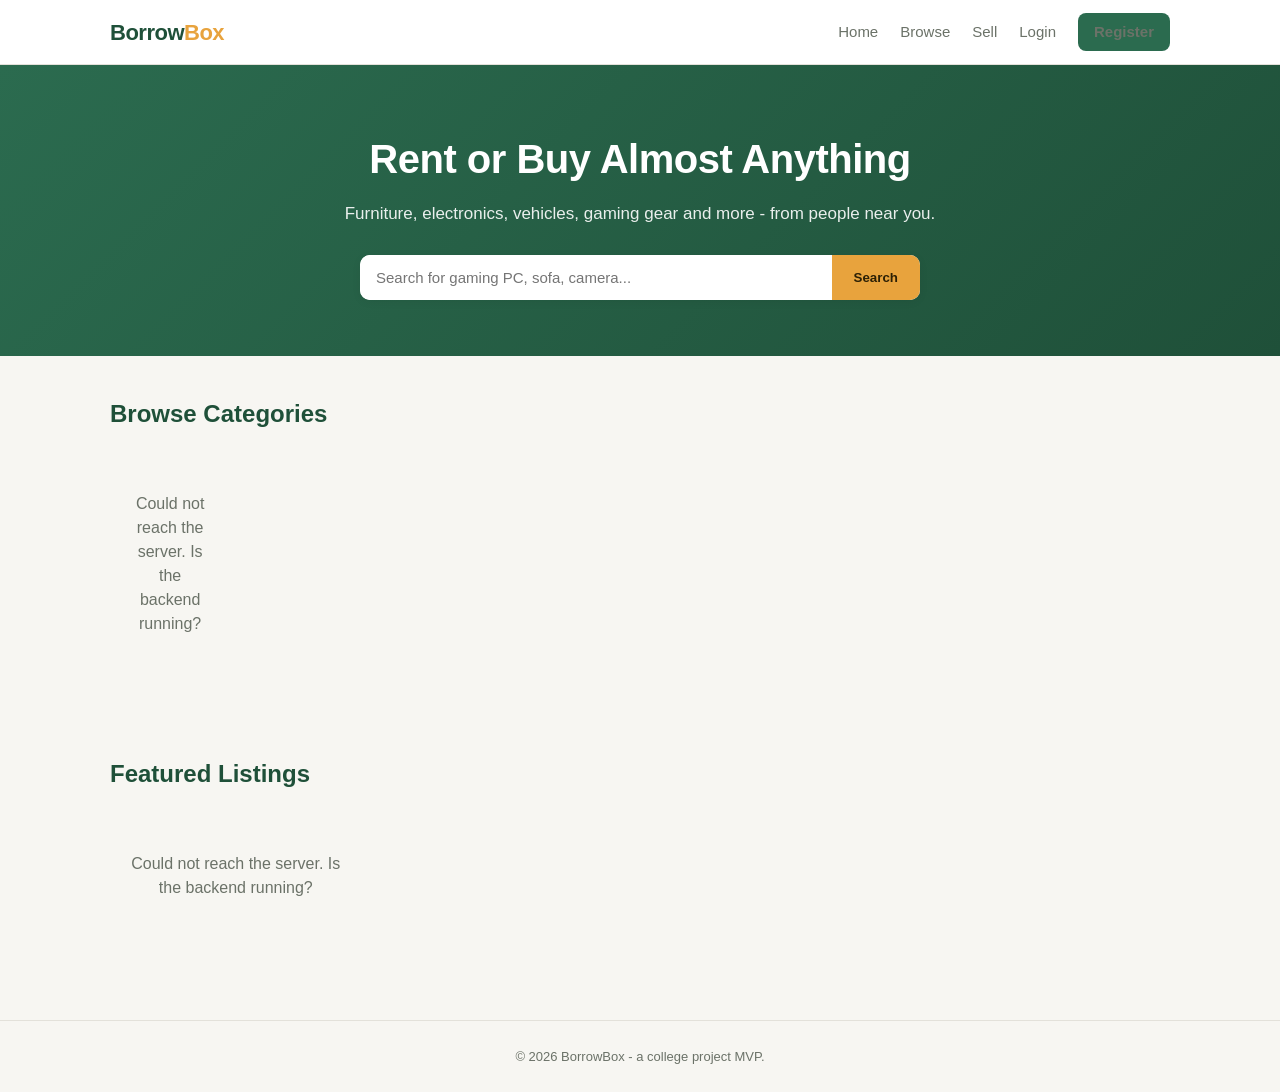
<file: index.html>
<!DOCTYPE html>
<html lang="en">

<head>
  <meta charset="UTF-8">
  <meta name="viewport" content="width=device-width, initial-scale=1.0">
  <title>BorrowBox - Rent or Buy Almost Anything</title>
  <link rel="stylesheet" href="style.css">
</head>

<body data-page="home">

  <nav class="navbar" id="navbar-mount"></nav>

  <header class="hero">
    <div class="container">
      <h1>Rent or Buy Almost Anything</h1>
      <p>Furniture, electronics, vehicles, gaming gear and more - from people near you.</p>
      <form class="search-bar" id="hero-search-form">
        <input type="text" id="hero-search-input" placeholder="Search for gaming PC, sofa, camera...">
        <button type="submit">Search</button>
      </form>
    </div>
  </header>

  <main class="container">
    <section>
      <h2 class="section-title">Browse Categories</h2>
      <div class="category-grid" id="category-grid">
        <div class="empty-state">Loading categories...</div>
      </div>
    </section>

    <section>
      <h2 class="section-title">Featured Listings</h2>
      <div class="product-grid" id="featured-grid">
        <div class="empty-state">Loading listings...</div>
      </div>
    </section>
  </main>

  <footer>
    &copy; 2026 BorrowBox - a college project MVP.
  </footer>

  <script src="app.js"></script>
</body>

</html>
</file>
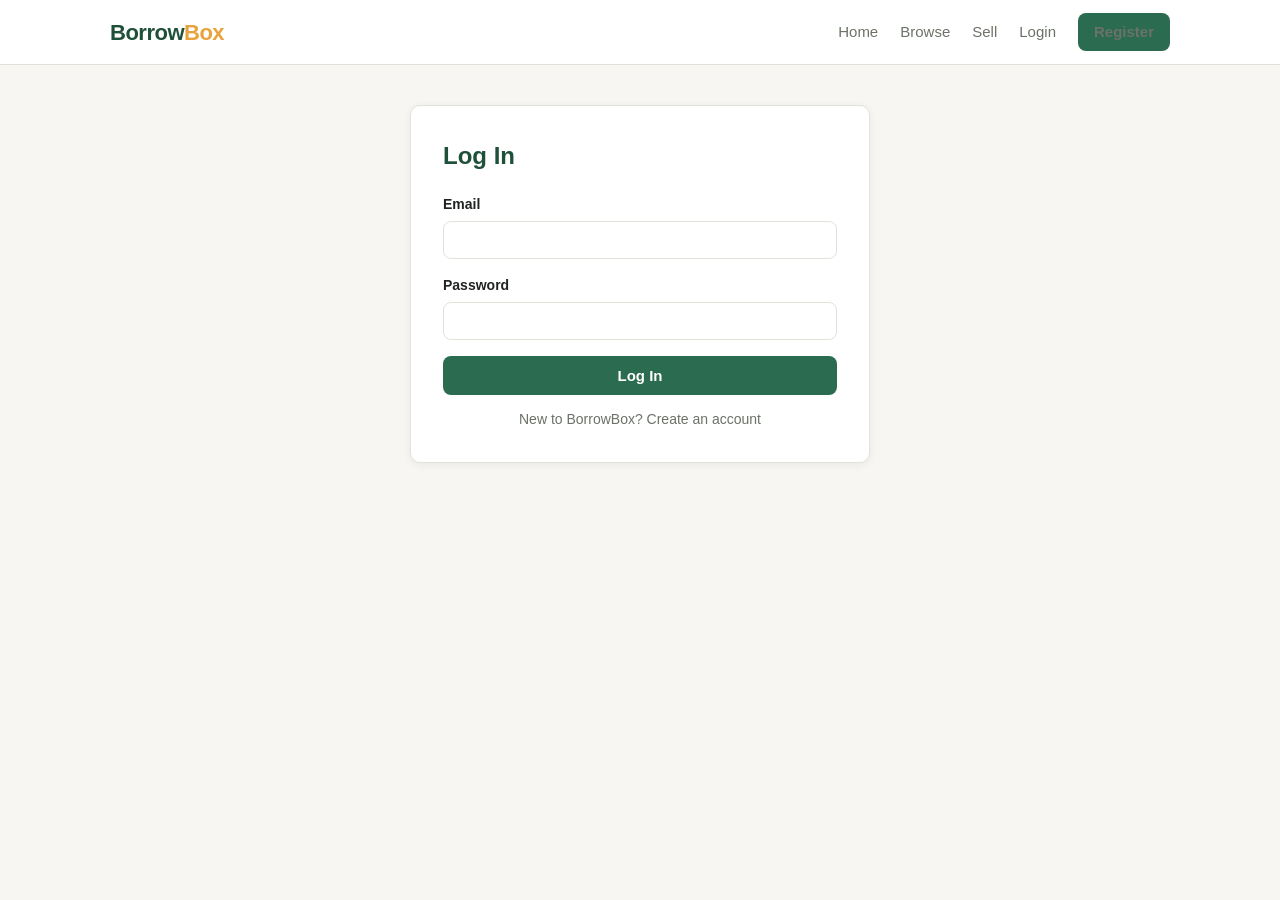
<file: customer.html>
<!DOCTYPE html>
<html lang="en">

<head>
  <meta charset="UTF-8">
  <meta name="viewport" content="width=device-width, initial-scale=1.0">
  <title>My Account - BorrowBox</title>
  <link rel="stylesheet" href="style.css">
</head>

<body data-page="customer">

  <nav class="navbar" id="navbar-mount"></nav>

  <main class="container">
    <h2 class="section-title" id="customer-welcome">Welcome back!</h2>

    <div class="list-card mb-16">
      <div class="info">
        <h4>Profile</h4>
        <div class="meta">Email: <span id="customer-email"></span></div>
        <div class="meta">Phone: <span id="customer-phone"></span></div>
      </div>
    </div>

    <h3 class="section-title">My Purchases &amp; Rentals</h3>
    <div id="customer-transactions">
      <div class="empty-state">Loading...</div>
    </div>
  </main>

  <footer>
    &copy; 2026 BorrowBox - a college project MVP.
  </footer>

  <script src="app.js"></script>
</body>

</html>
</file>
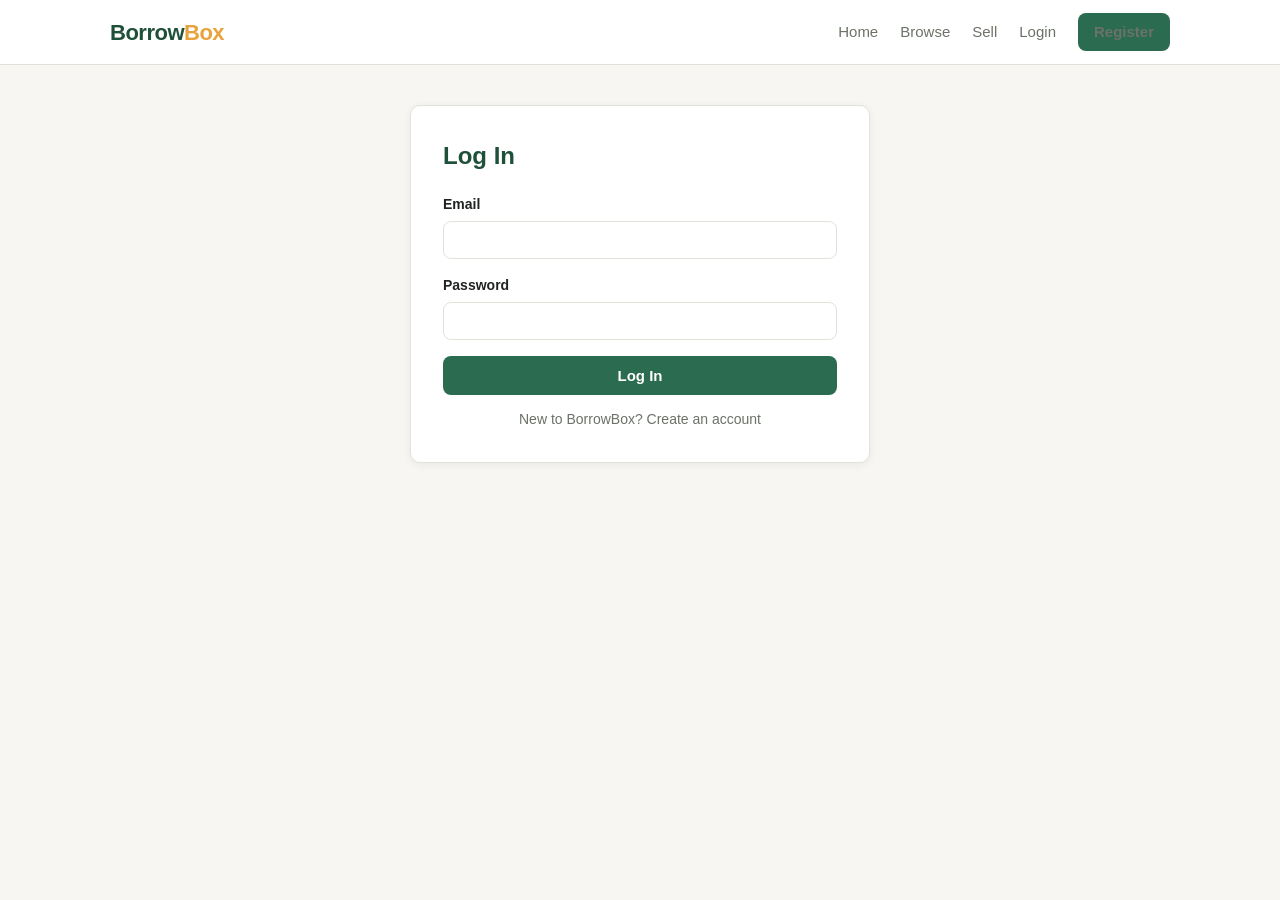
<file: login.html>
<!DOCTYPE html>
<html lang="en">

<head>
  <meta charset="UTF-8">
  <meta name="viewport" content="width=device-width, initial-scale=1.0">
  <title>Login - BorrowBox</title>
  <link rel="stylesheet" href="style.css">
</head>

<body data-page="login">

  <nav class="navbar" id="navbar-mount"></nav>

  <main class="container">
    <div class="form-card">
      <h2>Log In</h2>
      <div class="error-msg" id="login-error"></div>

      <form id="login-form">
        <div class="form-group">
          <label for="login-email">Email</label>
          <input type="email" id="login-email" required>
        </div>
        <div class="form-group">
          <label for="login-password">Password</label>
          <input type="password" id="login-password" required minlength="6">
        </div>
        <button type="submit" class="btn btn-primary btn-full">Log In</button>
      </form>

      <div class="form-footer">
        New to BorrowBox? <a href="register.html">Create an account</a>
      </div>
    </div>
  </main>

  <script src="app.js"></script>
</body>

</html>
</file>
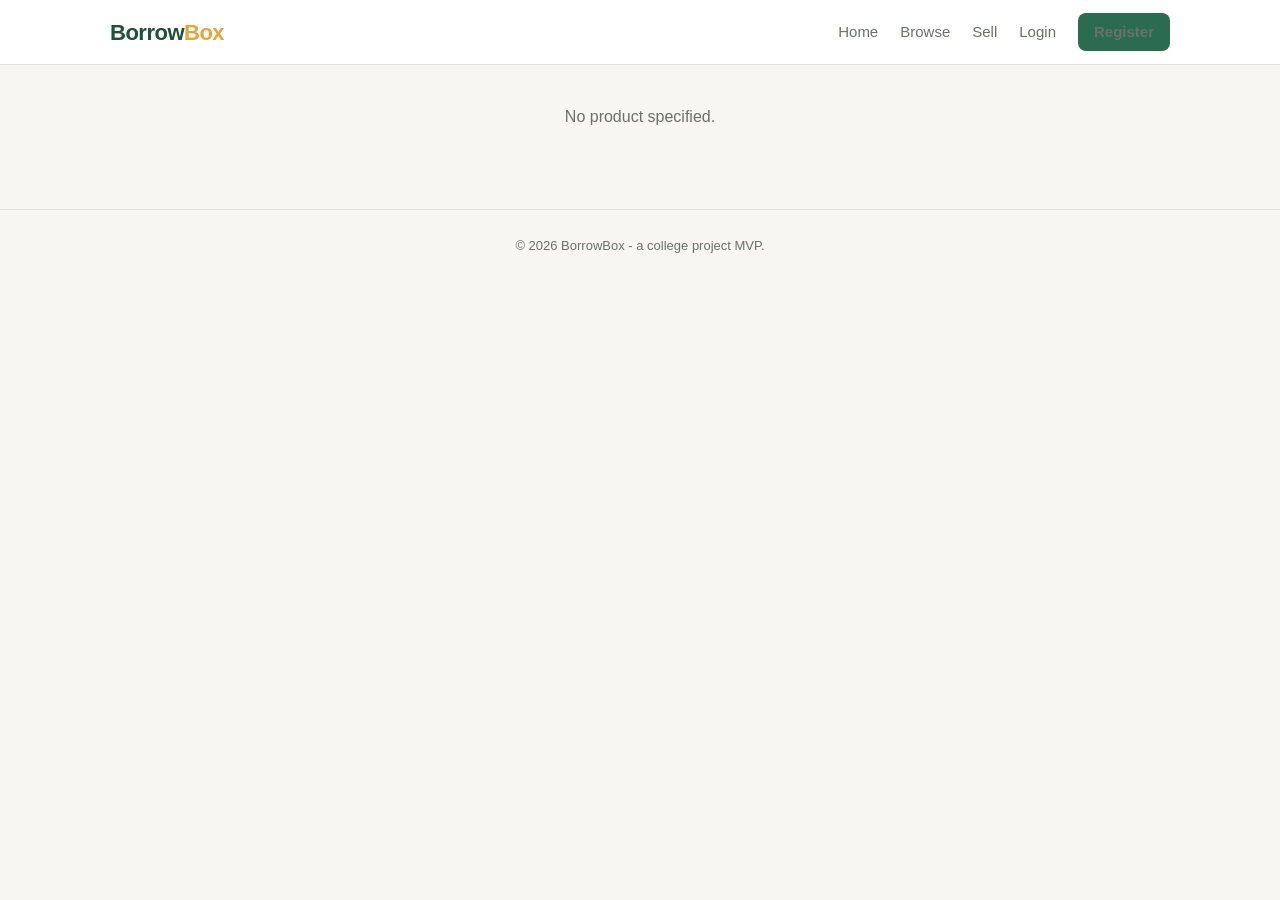
<file: product.html>
<!DOCTYPE html>
<html lang="en">

<head>
  <meta charset="UTF-8">
  <meta name="viewport" content="width=device-width, initial-scale=1.0">
  <title>Product - BorrowBox</title>
  <link rel="stylesheet" href="style.css">
</head>

<body data-page="product">

  <nav class="navbar" id="navbar-mount"></nav>

  <main class="container">
    <div id="product-detail-container">
      <div class="empty-state">Loading product...</div>
    </div>
  </main>

  <footer>
    &copy; 2026 BorrowBox - a college project MVP.
  </footer>

  <script src="app.js"></script>
</body>

</html>
</file>
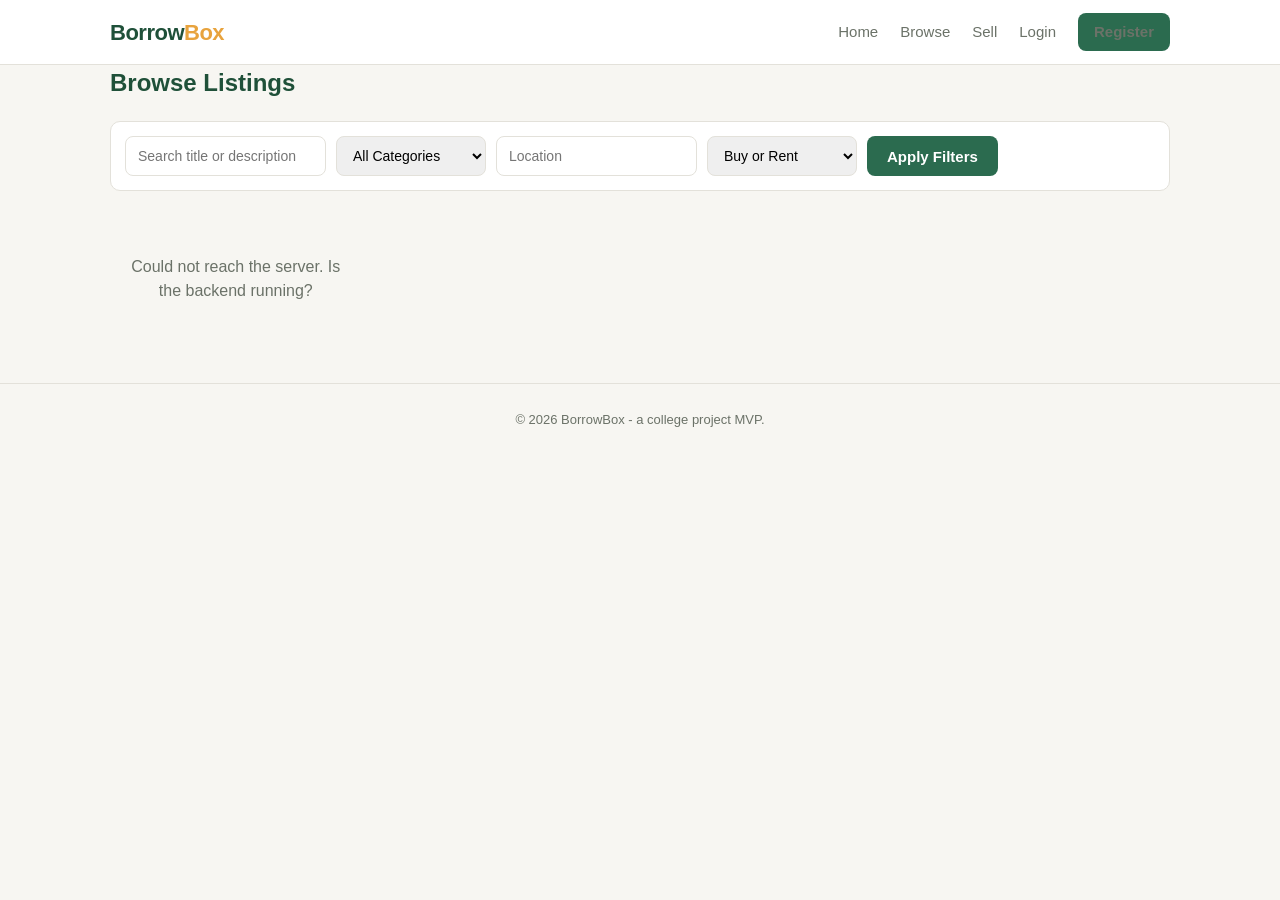
<file: products.html>
<!DOCTYPE html>
<html lang="en">

<head>
  <meta charset="UTF-8">
  <meta name="viewport" content="width=device-width, initial-scale=1.0">
  <title>Browse Listings - BorrowBox</title>
  <link rel="stylesheet" href="style.css">
</head>

<body data-page="products">

  <nav class="navbar" id="navbar-mount"></nav>

  <main class="container">
    <h2 class="section-title">Browse Listings</h2>

    <form class="filters-bar" id="filters-form">
      <input type="text" id="filter-search" placeholder="Search title or description">
      <select id="filter-category">
        <option value="">All Categories</option>
      </select>
      <input type="text" id="filter-location" placeholder="Location">
      <select id="filter-type">
        <option value="">Buy or Rent</option>
        <option value="buy">Buy only</option>
        <option value="rent">Rent only</option>
      </select>
      <button type="submit" class="btn btn-primary">Apply Filters</button>
    </form>

    <div class="product-grid" id="products-grid">
      <div class="empty-state">Loading listings...</div>
    </div>
  </main>

  <footer>
    &copy; 2026 BorrowBox - a college project MVP.
  </footer>

  <script src="app.js"></script>
</body>

</html>
</file>
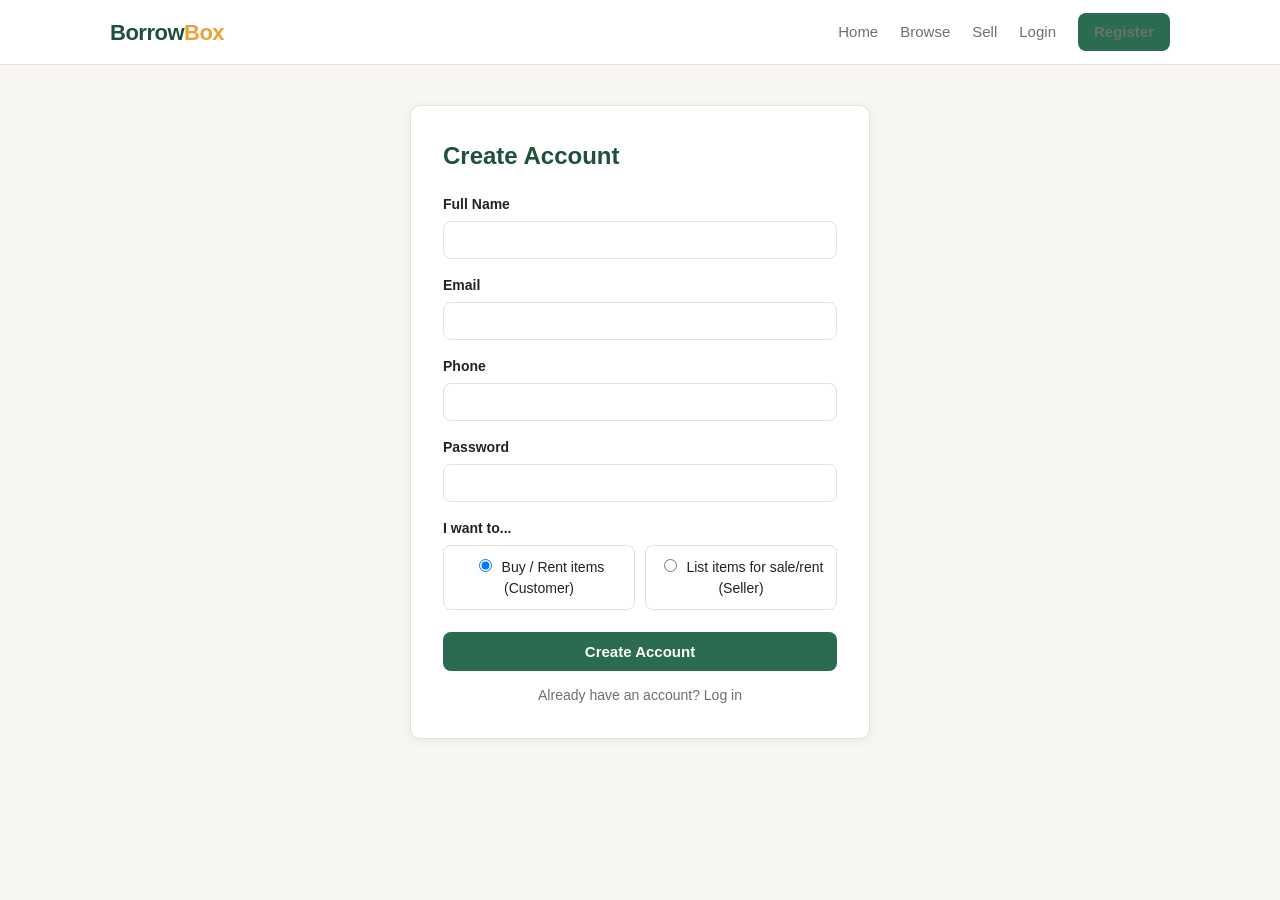
<file: register.html>
<!DOCTYPE html>
<html lang="en">

<head>
  <meta charset="UTF-8">
  <meta name="viewport" content="width=device-width, initial-scale=1.0">
  <title>Register - BorrowBox</title>
  <link rel="stylesheet" href="style.css">
</head>

<body data-page="register">

  <nav class="navbar" id="navbar-mount"></nav>

  <main class="container">
    <div class="form-card">
      <h2>Create Account</h2>
      <div class="error-msg" id="register-error"></div>

      <form id="register-form">
        <div class="form-group">
          <label for="register-name">Full Name</label>
          <input type="text" id="register-name" required>
        </div>
        <div class="form-group">
          <label for="register-email">Email</label>
          <input type="email" id="register-email" required>
        </div>
        <div class="form-group">
          <label for="register-phone">Phone</label>
          <input type="tel" id="register-phone" required>
        </div>
        <div class="form-group">
          <label for="register-password">Password</label>
          <input type="password" id="register-password" required minlength="6">
        </div>

        <div class="form-group">
          <label>I want to...</label>
          <div class="role-toggle">
            <label>
              <input type="radio" name="role" value="customer" checked>
              Buy / Rent items (Customer)
            </label>
            <label>
              <input type="radio" name="role" value="seller">
              List items for sale/rent (Seller)
            </label>
          </div>
        </div>

        <button type="submit" class="btn btn-primary btn-full">Create Account</button>
      </form>

      <div class="form-footer">
        Already have an account? <a href="login.html">Log in</a>
      </div>
    </div>
  </main>

  <script src="app.js"></script>
</body>

</html>
</file>
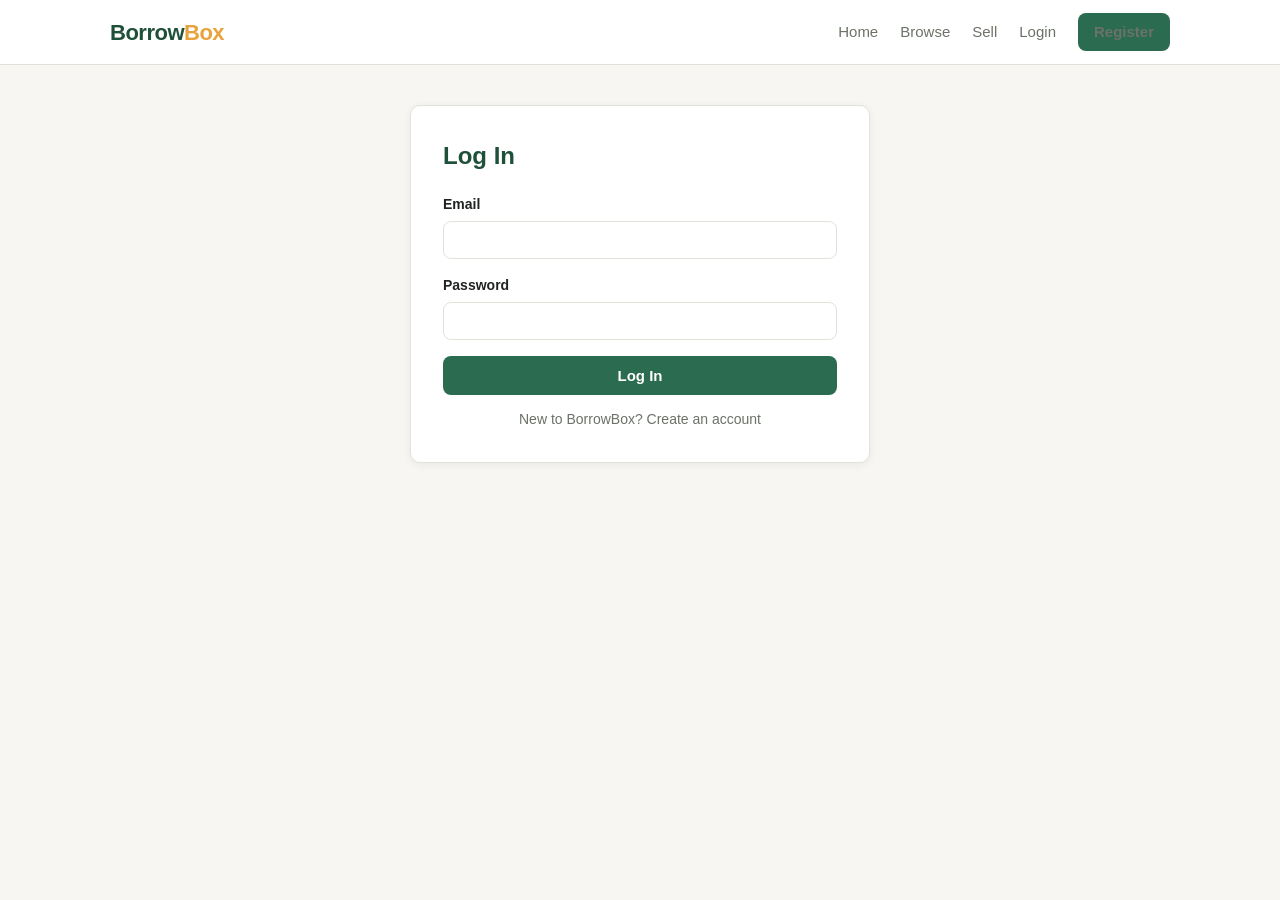
<file: seller.html>
<!DOCTYPE html>
<html lang="en">

<head>
  <meta charset="UTF-8">
  <meta name="viewport" content="width=device-width, initial-scale=1.0">
  <title>Seller Dashboard - BorrowBox</title>
  <link rel="stylesheet" href="style.css">
</head>

<body data-page="seller">

  <nav class="navbar" id="navbar-mount"></nav>

  <main class="container">
    <div class="dashboard-header">
      <h2 class="section-title" id="seller-welcome" style="margin:0;">Welcome back!</h2>
    </div>

    <div class="tabs">
      <button class="tab-btn active" data-tab="tab-listings">My Listings</button>
      <button class="tab-btn" data-tab="tab-add">Add Listing</button>
      <button class="tab-btn" data-tab="tab-transactions">Transactions</button>
    </div>

    <div class="tab-panel active" id="tab-listings">
      <div id="seller-listings">
        <div class="empty-state">Loading...</div>
      </div>
    </div>

    <div class="tab-panel" id="tab-add">
      <div class="form-card" style="margin: 0 0 30px;">
        <h2>Add Listing</h2>
        <div class="error-msg" id="add-listing-error"></div>
        <div class="success-msg" id="add-listing-success"></div>

        <form id="add-listing-form">
          <div class="form-group">
            <label for="add-title">Title</label>
            <input type="text" id="add-title" required>
          </div>

          <div class="form-group">
            <label for="add-description">Description</label>
            <textarea id="add-description" required></textarea>
          </div>

          <div class="form-row">
            <div class="form-group">
              <label for="add-category">Category</label>
              <select id="add-category" required>
                <option value="" disabled selected>Choose category</option>
              </select>
            </div>
            <div class="form-group">
              <label for="add-location">Location</label>
              <input type="text" id="add-location" required>
            </div>
          </div>

          <div class="form-group">
            <label for="add-image">Image(s)</label>
            <input type="file" id="add-image" accept="image/jpeg,image/jpg,image/png,image/webp" multiple required>
          </div>

          <div class="form-group checkbox-row">
            <input type="checkbox" id="add-available-sale">
            <label for="add-available-sale" style="margin:0;">Available for Sale</label>
          </div>
          <div class="form-group" id="sale-price-fields" style="display:none;">
            <label for="add-buy-price">Buy Price (₹)</label>
            <input type="number" id="add-buy-price" min="0" step="1">
          </div>

          <div class="form-group checkbox-row">
            <input type="checkbox" id="add-available-rent">
            <label for="add-available-rent" style="margin:0;">Available for Rent</label>
          </div>
          <div class="form-row" id="rent-price-fields" style="display:none;">
            <div class="form-group">
              <label for="add-rent-price">Rent Price (₹)</label>
              <input type="number" id="add-rent-price" min="0" step="1">
            </div>
            <div class="form-group">
              <label for="add-rent-period">Rent Period</label>
              <select id="add-rent-period">
                <option value="day">Per day</option>
                <option value="week">Per week</option>
                <option value="month" selected>Per month</option>
              </select>
            </div>
          </div>

          <button type="submit" class="btn btn-primary btn-full">Publish Listing</button>
        </form>
      </div>
    </div>

    <div class="tab-panel" id="tab-transactions">
      <div id="seller-transactions">
        <div class="empty-state">Loading...</div>
      </div>
    </div>
  </main>

  <footer>
    &copy; 2026 BorrowBox - a college project MVP.
  </footer>

  <script src="app.js"></script>
</body>

</html>
</file>
<file: style.css>
:root {
  --primary: #2b6b4f;
  --primary-dark: #1f5039;
  --accent: #e8a33d;
  --bg: #f7f6f2;
  --card-bg: #ffffff;
  --text: #1f2421;
  --text-muted: #6b7268;
  --border: #e3e1da;
  --danger: #c14848;
  --radius: 10px;
  --shadow: 0 2px 10px rgba(0, 0, 0, 0.06);
  font-family: 'Segoe UI', Roboto, Helvetica, Arial, sans-serif;
}

* { box-sizing: border-box; }

body {
  margin: 0;
  background: var(--bg);
  color: var(--text);
  line-height: 1.5;
}

a { color: inherit; text-decoration: none; }

img { max-width: 100%; display: block; }

.container {
  max-width: 1100px;
  margin: 0 auto;
  padding: 0 20px;
}

/* ---------- Navbar ---------- */

.navbar {
  background: var(--card-bg);
  border-bottom: 1px solid var(--border);
  position: sticky;
  top: 0;
  z-index: 20;
}

.navbar .container {
  display: flex;
  align-items: center;
  justify-content: space-between;
  height: 64px;
}

.logo {
  font-size: 22px;
  font-weight: 800;
  color: var(--primary-dark);
  letter-spacing: -0.5px;
}

.logo span { color: var(--accent); }

.nav-links {
  display: flex;
  align-items: center;
  gap: 22px;
  font-weight: 500;
}

.nav-links a {
  color: var(--text-muted);
  font-size: 15px;
}

.nav-links a:hover { color: var(--primary-dark); }

.nav-links .btn { padding: 8px 16px; }

#nav-user-badge {
  font-size: 13px;
  background: #eef4f0;
  color: var(--primary-dark);
  padding: 5px 12px;
  border-radius: 999px;
  font-weight: 600;
}

/* ---------- Buttons ---------- */

.btn {
  display: inline-block;
  border: none;
  border-radius: 8px;
  padding: 11px 20px;
  font-size: 15px;
  font-weight: 600;
  cursor: pointer;
  transition: transform 0.05s ease, opacity 0.15s ease;
}

.btn:active { transform: scale(0.98); }

.btn-primary { background: var(--primary); color: #fff; }
.btn-primary:hover { background: var(--primary-dark); }

.btn-accent { background: var(--accent); color: #2c2005; }
.btn-accent:hover { opacity: 0.9; }

.btn-outline {
  background: transparent;
  border: 1.5px solid var(--border);
  color: var(--text);
}
.btn-outline:hover { border-color: var(--primary); color: var(--primary-dark); }

.btn-danger { background: var(--danger); color: #fff; }
.btn-danger:hover { opacity: 0.9; }

.btn-small { padding: 7px 12px; font-size: 13px; }
.btn-full { width: 100%; }
.btn:disabled { opacity: 0.6; cursor: not-allowed; }

/* ---------- Hero ---------- */

.hero {
  background: linear-gradient(135deg, var(--primary) 0%, var(--primary-dark) 100%);
  color: #fff;
  padding: 64px 0 56px;
  text-align: center;
}

.hero h1 {
  font-size: 40px;
  margin: 0 0 12px;
  letter-spacing: -0.5px;
}

.hero p {
  font-size: 17px;
  opacity: 0.9;
  margin: 0 0 28px;
}

.search-bar {
  max-width: 560px;
  margin: 0 auto;
  display: flex;
  background: #fff;
  border-radius: 10px;
  overflow: hidden;
  box-shadow: var(--shadow);
}

.search-bar input {
  flex: 1;
  border: none;
  padding: 14px 16px;
  font-size: 15px;
  outline: none;
}

.search-bar button {
  border: none;
  background: var(--accent);
  color: #2c2005;
  font-weight: 700;
  padding: 0 22px;
  cursor: pointer;
}

/* ---------- Sections ---------- */

section { padding: 40px 0; }

.section-title {
  font-size: 24px;
  font-weight: 700;
  margin: 0 0 20px;
  color: var(--primary-dark);
}

/* ---------- Category cards ---------- */

.category-grid {
  display: grid;
  grid-template-columns: repeat(auto-fill, minmax(120px, 1fr));
  gap: 14px;
}

.category-card {
  background: var(--card-bg);
  border: 1px solid var(--border);
  border-radius: var(--radius);
  padding: 18px 10px;
  text-align: center;
  cursor: pointer;
  font-weight: 600;
  font-size: 14px;
  transition: box-shadow 0.15s ease, transform 0.1s ease;
}

.category-card:hover {
  box-shadow: var(--shadow);
  transform: translateY(-2px);
  color: var(--primary-dark);
}

.category-card .cat-emoji { font-size: 26px; display: block; margin-bottom: 8px; }

/* ---------- Product grid & cards ---------- */

.product-grid {
  display: grid;
  grid-template-columns: repeat(auto-fill, minmax(230px, 1fr));
  gap: 18px;
}

.product-card {
  background: var(--card-bg);
  border: 1px solid var(--border);
  border-radius: var(--radius);
  overflow: hidden;
  box-shadow: var(--shadow);
  display: flex;
  flex-direction: column;
}

.product-card .thumb {
  width: 100%;
  height: 160px;
  object-fit: cover;
  background: #eee;
}

.product-card .body { padding: 14px; flex: 1; display: flex; flex-direction: column; gap: 6px; }

.product-card h3 { margin: 0; font-size: 16px; }

.product-card .meta { font-size: 13px; color: var(--text-muted); }

.product-card .price-row {
  display: flex;
  gap: 10px;
  margin-top: 4px;
  flex-wrap: wrap;
}

.badge {
  font-size: 12px;
  font-weight: 700;
  padding: 4px 9px;
  border-radius: 999px;
}

.badge-buy { background: #eaf3ee; color: var(--primary-dark); }
.badge-rent { background: #fdf1de; color: #93630f; }
.badge-status-pending { background: #fdf1de; color: #93630f; }
.badge-status-approved { background: #e6f0fb; color: #2c5aa0; }
.badge-status-completed { background: #eaf3ee; color: var(--primary-dark); }
.badge-status-cancelled { background: #fbe9e9; color: var(--danger); }

/* ---------- Forms ---------- */

.form-card {
  background: var(--card-bg);
  border: 1px solid var(--border);
  border-radius: var(--radius);
  padding: 32px;
  max-width: 460px;
  margin: 40px auto;
  box-shadow: var(--shadow);
}

.form-card h2 { margin-top: 0; color: var(--primary-dark); }

.form-group { margin-bottom: 16px; }

label {
  display: block;
  font-weight: 600;
  font-size: 14px;
  margin-bottom: 6px;
}

input, select, textarea {
  width: 100%;
  padding: 10px 12px;
  border: 1px solid var(--border);
  border-radius: 8px;
  font-size: 14px;
  font-family: inherit;
  outline: none;
}

input:focus, select:focus, textarea:focus { border-color: var(--primary); }

textarea { resize: vertical; min-height: 90px; }

.role-toggle { display: flex; gap: 10px; }

.role-toggle label {
  flex: 1;
  border: 1.5px solid var(--border);
  border-radius: 8px;
  padding: 10px;
  text-align: center;
  cursor: pointer;
  font-weight: 500;
}

.role-toggle input { width: auto; display: inline; margin-right: 6px; }

.checkbox-row { display: flex; align-items: center; gap: 8px; }
.checkbox-row input { width: auto; }

.form-row { display: flex; gap: 12px; }
.form-row .form-group { flex: 1; }

.error-msg {
  background: #fbe9e9;
  color: var(--danger);
  padding: 10px 14px;
  border-radius: 8px;
  font-size: 14px;
  margin-bottom: 16px;
  display: none;
}

.success-msg {
  background: #eaf3ee;
  color: var(--primary-dark);
  padding: 10px 14px;
  border-radius: 8px;
  font-size: 14px;
  margin-bottom: 16px;
  display: none;
}

.form-footer { text-align: center; font-size: 14px; margin-top: 14px; color: var(--text-muted); }

/* ---------- Product detail page ---------- */

.product-detail {
  display: grid;
  grid-template-columns: 1fr 1fr;
  gap: 36px;
  align-items: start;
}

.product-detail img.main-image {
  width: 100%;
  border-radius: var(--radius);
  border: 1px solid var(--border);
  object-fit: cover;
  max-height: 420px;
}

.product-detail h1 { margin-top: 0; }

.price-box {
  background: var(--card-bg);
  border: 1px solid var(--border);
  border-radius: var(--radius);
  padding: 20px;
  margin: 16px 0;
}

.price-box .price-line { display: flex; justify-content: space-between; margin-bottom: 10px; font-size: 15px; }
.price-box .price-line strong { font-size: 18px; }

.seller-box {
  background: #f2f5f2;
  border-radius: var(--radius);
  padding: 14px 16px;
  font-size: 14px;
  margin-top: 16px;
}

/* ---------- Dashboard ---------- */

.dashboard-header {
  display: flex;
  justify-content: space-between;
  align-items: center;
  margin-bottom: 24px;
  flex-wrap: wrap;
  gap: 12px;
}

.tabs { display: flex; gap: 6px; margin-bottom: 22px; border-bottom: 1px solid var(--border); }

.tab-btn {
  background: none;
  border: none;
  padding: 10px 16px;
  font-size: 15px;
  font-weight: 600;
  cursor: pointer;
  color: var(--text-muted);
  border-bottom: 2.5px solid transparent;
}

.tab-btn.active { color: var(--primary-dark); border-bottom-color: var(--primary); }

.tab-panel { display: none; }
.tab-panel.active { display: block; }

.list-card {
  background: var(--card-bg);
  border: 1px solid var(--border);
  border-radius: var(--radius);
  padding: 14px 16px;
  display: flex;
  gap: 14px;
  align-items: center;
  margin-bottom: 12px;
  box-shadow: var(--shadow);
}

.list-card img { width: 74px; height: 74px; object-fit: cover; border-radius: 8px; background: #eee; }

.list-card .info { flex: 1; min-width: 0; }
.list-card .info h4 { margin: 0 0 4px; font-size: 15px; }
.list-card .info .meta { font-size: 13px; color: var(--text-muted); }
.list-card .actions { display: flex; gap: 8px; flex-wrap: wrap; }

.empty-state { text-align: center; padding: 40px 20px; color: var(--text-muted); }

/* ---------- Filters bar ---------- */

.filters-bar {
  display: flex;
  gap: 10px;
  flex-wrap: wrap;
  margin-bottom: 24px;
  background: var(--card-bg);
  border: 1px solid var(--border);
  border-radius: var(--radius);
  padding: 14px;
}

.filters-bar input, .filters-bar select { width: auto; min-width: 150px; }

/* ---------- Footer ---------- */

footer {
  text-align: center;
  padding: 26px 0;
  color: var(--text-muted);
  font-size: 13px;
  border-top: 1px solid var(--border);
  margin-top: 40px;
}

/* ---------- Utility ---------- */

.hidden { display: none !important; }
.text-center { text-align: center; }
.mt-16 { margin-top: 16px; }
.mb-16 { margin-bottom: 16px; }

@media (max-width: 720px) {
  .product-detail { grid-template-columns: 1fr; }
  .nav-links { gap: 12px; }
  .hero h1 { font-size: 30px; }
}
</file>
